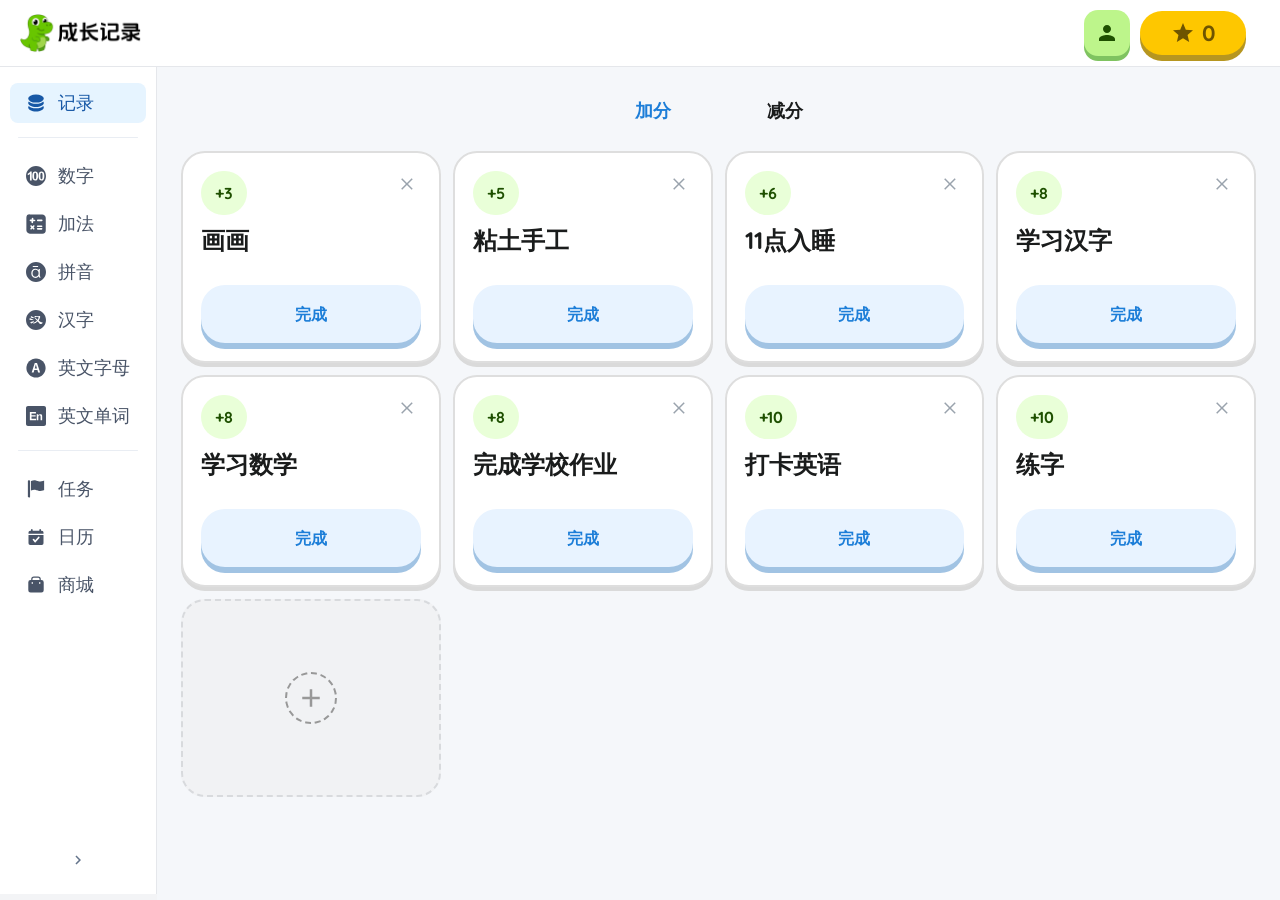
<file: index.html>
<!doctype html>
<html lang="zh-CN">
<head>
  <meta charset="utf-8" />
  <meta name="viewport" content="width=device-width, initial-scale=1, viewport-fit=cover" />
  <meta name="theme-color" content="#f3f4f6" />
  <title>成长记录</title>
  <link rel="manifest" href="./manifest.json" />
  <link rel="preconnect" href="https://fonts.googleapis.com">
  <link rel="preconnect" href="https://fonts.gstatic.com" crossorigin>
  <link href="https://fonts.googleapis.com/css2?family=Quicksand:wght@700&family=Nunito+Sans:wght@500;600;700;800&display=swap" rel="stylesheet">
  <link rel="stylesheet" href="./styles.css?v=20260603a" />
</head>
<body>
  <div class="app-shell">
    <header class="topbar" hidden>
      <button class="brand-logo" type="button" data-action="home" aria-label="返回获取积分">
        <img src="./assets/logo.png" alt="成长记录" />
      </button>
      <div class="top-actions">
        <button class="nav-trigger" type="button" data-action="toggle-drawer" aria-expanded="false" aria-controls="navDrawer" aria-label="打开主导航">
          <svg aria-hidden="true" focusable="false" viewBox="0 0 24 24"><path d="M3 6h18v2H3V6zm0 5h18v2H3v-2zm0 5h18v2H3v-2z"/></svg>
        </button>
        <button class="avatar-btn" type="button" data-action="open-my" aria-label="进入我的">
          <svg aria-hidden="true" focusable="false" viewBox="0 0 24 24"><path d="M12 12c2.21 0 4-1.79 4-4s-1.79-4-4-4-4 1.79-4 4 1.79 4 4 4zm0 2c-2.67 0-8 1.34-8 4v2h16v-2c0-2.66-5.33-4-8-4z"/></svg>
        </button>
        <button class="points-pill" type="button" data-action="open-records" aria-label="查看积分记录详情" aria-live="polite">
          <span><svg aria-hidden="true" focusable="false" viewBox="0 0 24 24"><path d="M12 17.27 18.18 21l-1.64-7.03L22 9.24l-7.19-.61L12 2 9.19 8.63 2 9.24l5.46 4.73L5.82 21z"/></svg></span>
          <strong id="pointsText">0</strong>
        </button>
      </div>
    </header>

    <section class="workspace-shell">
      <aside class="side-nav" aria-label="主导航" hidden>
        <div class="side-nav-menu" id="sideNavMenu"></div>
        <button class="side-nav-toggle side-nav-toggle-bottom" type="button" data-action="toggle-sidebar" aria-pressed="false" aria-label="收起主导航">
          <svg aria-hidden="true" focusable="false" viewBox="0 0 24 24"><path d="M10 6 8.59 7.41 13.17 12l-4.58 4.59L10 18l6-6z"/></svg>
        </button>
      </aside>

      <section class="content-shell">
        <section class="content-panel">
          <div id="headerSwitch" class="header-switch" aria-live="polite"></div>
          <main id="app" class="screen" aria-live="polite"></main>
        </section>
      </section>
    </section>

    <div class="nav-drawer-backdrop" hidden data-action="close-drawer"></div>
    <aside class="nav-drawer" id="navDrawer" aria-label="移动端导航" hidden>
      <div class="nav-drawer-head">
        <button class="nav-drawer-close" type="button" data-action="close-drawer" aria-label="关闭主导航">
          <svg aria-hidden="true" focusable="false" viewBox="0 0 24 24"><path d="M18.3 5.71 12 12l6.3 6.29-1.41 1.41L10.59 13.41 4.29 19.7 2.88 18.29 9.17 12 2.88 5.71 4.29 4.29l6.3 6.3 6.29-6.3z"/></svg>
        </button>
      </div>
      <div class="nav-drawer-menu" id="navDrawerMenu"></div>
    </aside>
  </div>

  <div id="toast" class="toast" role="status" aria-live="assertive" aria-atomic="true"></div>
  <div id="modal" class="modal hidden" role="dialog" aria-modal="true"></div>

  <script type="module" src="./app.js?v=20260825b"></script>
</body>
</html>
</file>
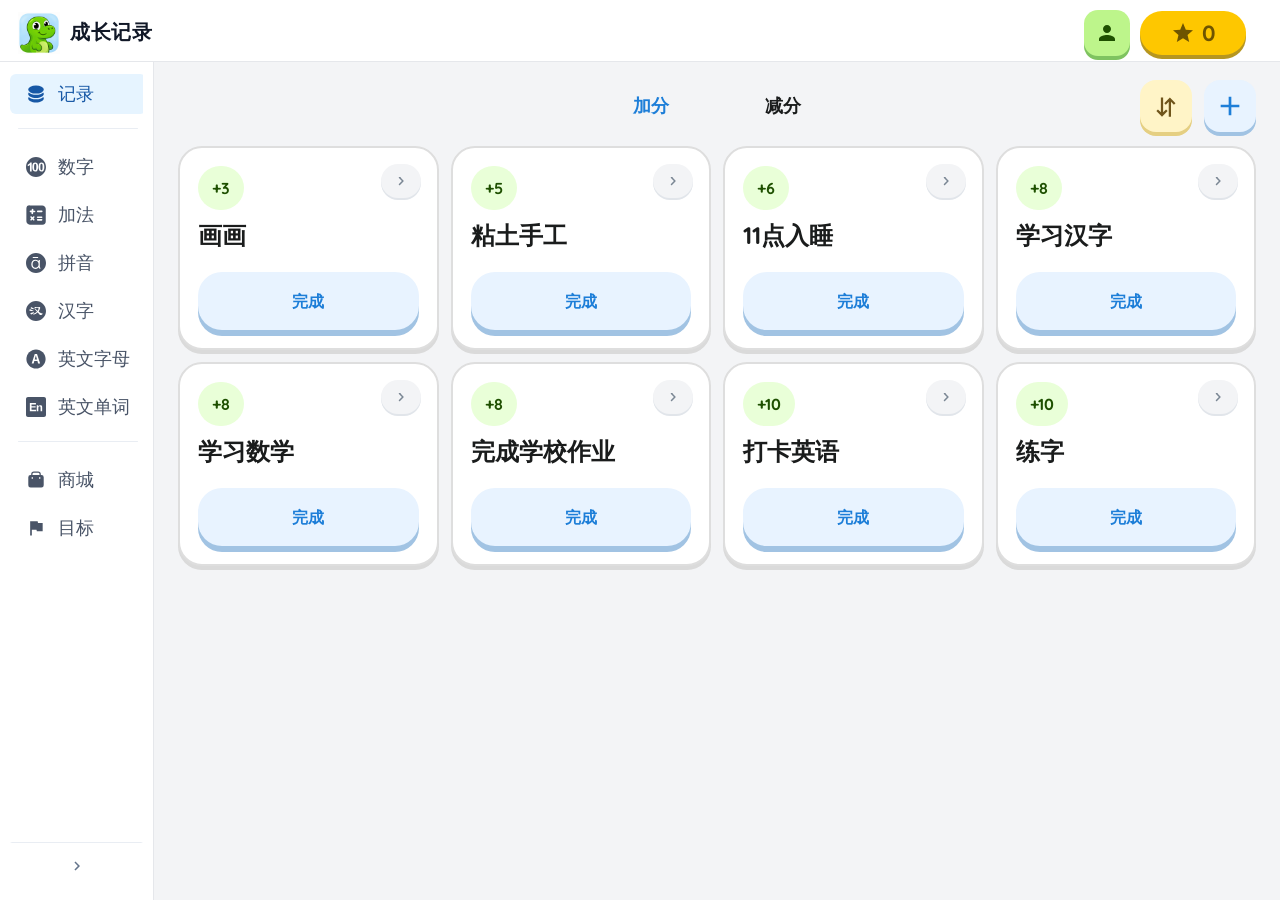
<file: 成长记录/index.html>
<!doctype html>
<html lang="zh-CN">
<head>
  <meta charset="utf-8" />
  <meta name="viewport" content="width=device-width, initial-scale=1, viewport-fit=cover" />
  <meta name="theme-color" content="#f3f4f6" />
  <title>成长记录</title>
  <link rel="icon" type="image/png" href="./assets/logo.png?v=20261001f" />
  <link rel="apple-touch-icon" href="./assets/logo.png?v=20261001f" />
  <link rel="manifest" href="./manifest.json" />
  <link rel="preconnect" href="https://fonts.googleapis.com">
  <link rel="preconnect" href="https://fonts.gstatic.com" crossorigin>
  <link href="https://fonts.googleapis.com/css2?family=Quicksand:wght@700&family=Nunito+Sans:wght@500;600;700;800&display=swap" rel="stylesheet">
  <link rel="stylesheet" href="./styles.css?v=20261003e" />
</head>
<body>
  <div class="app-shell">
    <header class="topbar" hidden>
      <button class="brand-logo" type="button" data-action="home" aria-label="返回获取积分">
        <img src="./assets/logo.png?v=20261001f" alt="成长记录" />
        <span class="brand-name">成长记录</span>
      </button>
      <div class="top-actions">
        <button class="nav-trigger" type="button" data-action="toggle-drawer" aria-expanded="false" aria-controls="navDrawer" aria-label="打开主导航">
          <svg aria-hidden="true" focusable="false" viewBox="0 0 24 24"><path d="M3 6h18v2H3V6zm0 5h18v2H3v-2zm0 5h18v2H3v-2z"/></svg>
        </button>
        <button class="avatar-btn" type="button" data-action="open-my" aria-label="进入我的">
          <svg aria-hidden="true" focusable="false" viewBox="0 0 24 24"><path d="M12 12c2.21 0 4-1.79 4-4s-1.79-4-4-4-4 1.79-4 4 1.79 4 4 4zm0 2c-2.67 0-8 1.34-8 4v2h16v-2c0-2.66-5.33-4-8-4z"/></svg>
        </button>
        <button class="points-pill" type="button" data-action="open-records" aria-label="查看积分记录详情" aria-live="polite">
          <span><svg aria-hidden="true" focusable="false" viewBox="0 0 24 24"><path d="M12 17.27 18.18 21l-1.64-7.03L22 9.24l-7.19-.61L12 2 9.19 8.63 2 9.24l5.46 4.73L5.82 21z"/></svg></span>
          <strong id="pointsText">0</strong>
        </button>
      </div>
    </header>

    <section class="workspace-shell">
      <aside class="side-nav" aria-label="主导航" hidden>
        <div class="side-nav-menu" id="sideNavMenu"></div>
        <button class="side-nav-toggle side-nav-toggle-bottom" type="button" data-action="toggle-sidebar" aria-pressed="false" aria-label="收起主导航">
          <svg aria-hidden="true" focusable="false" viewBox="0 0 24 24"><path d="M10 6 8.59 7.41 13.17 12l-4.58 4.59L10 18l6-6z"/></svg>
        </button>
      </aside>

      <section class="content-shell">
        <section class="content-panel">
          <div id="headerSwitch" class="header-switch" aria-live="polite"></div>
          <main id="app" class="screen" aria-live="polite"></main>
        </section>
      </section>
    </section>

    <div class="nav-drawer-backdrop" hidden data-action="close-drawer"></div>
    <aside class="nav-drawer" id="navDrawer" aria-label="移动端导航" hidden>
      <div class="nav-drawer-head">
        <button class="nav-drawer-close" type="button" data-action="close-drawer" aria-label="关闭主导航">
          <svg aria-hidden="true" focusable="false" viewBox="0 0 24 24"><path d="M18.3 5.71 12 12l6.3 6.29-1.41 1.41L10.59 13.41 4.29 19.7 2.88 18.29 9.17 12 2.88 5.71 4.29 4.29l6.3 6.3 6.29-6.3z"/></svg>
        </button>
      </div>
      <div class="nav-drawer-menu" id="navDrawerMenu"></div>
    </aside>
  </div>

  <div id="toast" class="toast" role="status" aria-live="assertive" aria-atomic="true"></div>
  <div id="modal" class="modal hidden" role="dialog" aria-modal="true"></div>

  <div id="demoHostBanner" class="demo-host-banner" hidden>
    <div class="demo-host-banner-text">
      这是只读演示版：不能登录、不跨设备同步，积分只存在这台设备上。日常请用正式版。
      <a href="https://growth-record-53859.app.workbuddy.host/" target="_blank" rel="noreferrer">前往正式版</a>
    </div>
    <button class="demo-host-banner-close" type="button" aria-label="关闭提示">×</button>
  </div>

  <script>
    // 只有 GitHub Pages 那份副本才显示提示条。
    // 云端服务会校验访问来源域名，那个域名下本来就登不了录，
    // 不写清楚的话，家人很容易把演示地址当成日常用的那一个收藏走。
    (function () {
      try {
        if (!/(^|\.)github\.io$/i.test(location.hostname)) return;
        var banner = document.getElementById('demoHostBanner');
        if (!banner) return;
        banner.hidden = false;
        document.documentElement.classList.add('has-demo-banner');
        var close = banner.querySelector('.demo-host-banner-close');
        if (close) {
          close.addEventListener('click', function () {
            banner.remove();
            document.documentElement.classList.remove('has-demo-banner');
          });
        }
      } catch (error) {
        // 提示条出问题绝不能影响页面本身
      }
    })();
  </script>

  <script type="module" src="./app.js?v=20261102a"></script>
</body>
</html>
</file>
<file: styles.css>
/* Main stylesheet entry. Edit module files in ./styles/ for faster changes. */
@import url('./styles/base.css?v=20260603a');
@import url('./styles/layout.css?v=20260603a');
@import url('./styles/components.css?v=20260603a');
@import url('./styles/pet.css?v=20260603a');
@import url('./styles/screens.css?v=20260603a');
@import url('./styles/navigation.css?v=20260603a');
@import url('./styles/overlays.css?v=20260603a');
@import url('./styles/responsive.css?v=20260603a');
</file>
<file: 成长记录/styles.css>
/* Main stylesheet entry. Edit module files in ./styles/ for faster changes. */
@import url('./styles/base.css?v=20261001g');
@import url('./styles/layout.css?v=20261001f');
@import url('./styles/components.css?v=20261001f');
@import url('./styles/screens.css?v=20261001f');
@import url('./styles/navigation.css?v=20261001h');
@import url('./styles/overlays.css?v=20261003e');
@import url('./styles/responsive.css?v=20261003e');
</file>
